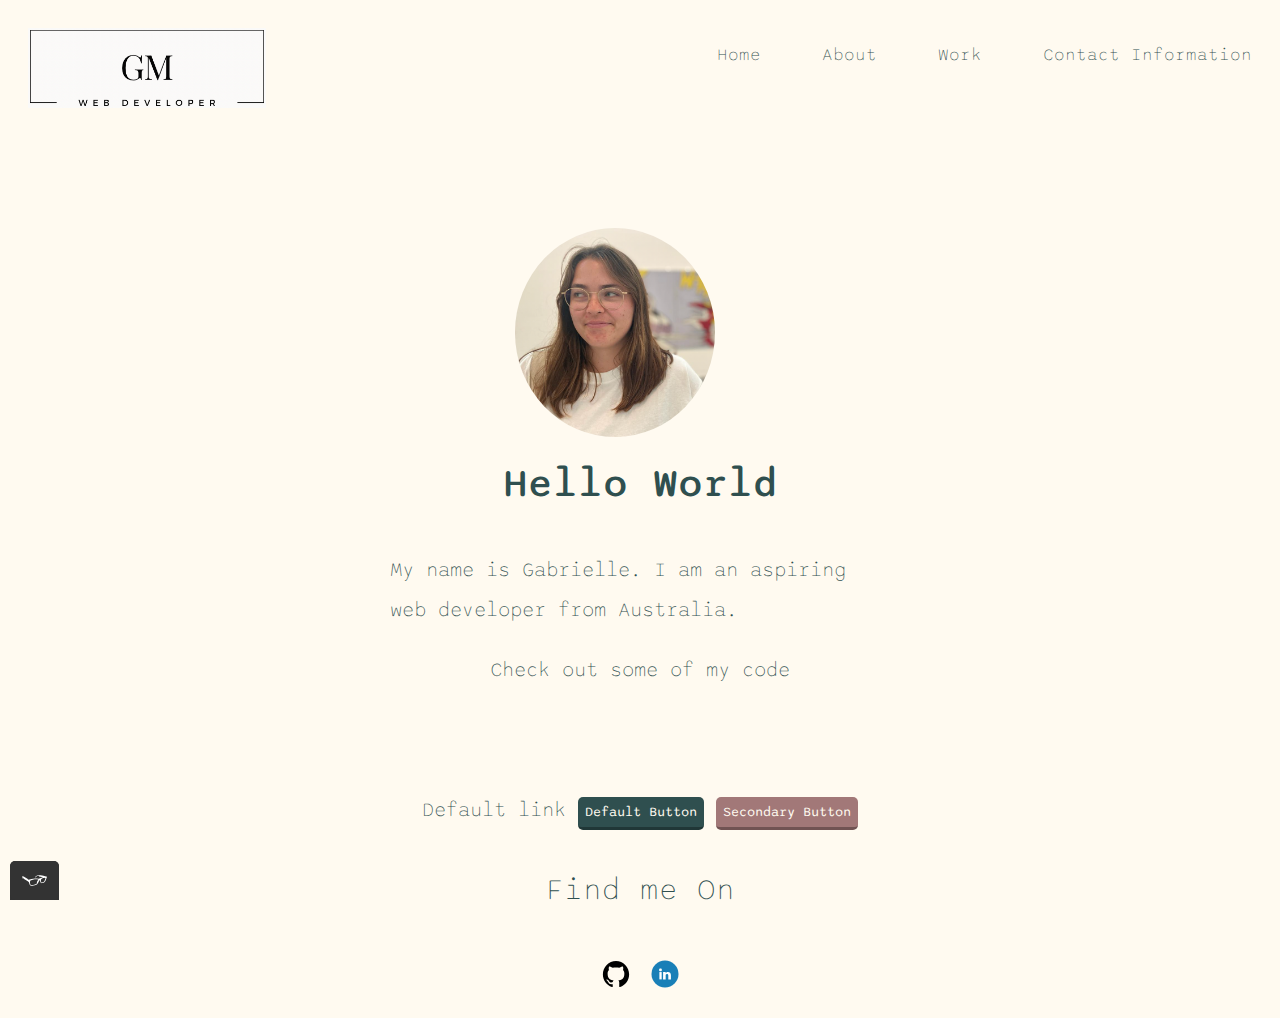
<file: index.html>
<!DOCTYPE html>
<html lang="en">
  <head>
    <meta charset="utf-8" />
    <title>Portfolio-Gabrielle</title>
    <link rel="shortcut icon" href="img/favicon.ico" type="image/x-icon" />
    <link rel="preconnect" href="https://fonts.googleapis.com" />
    <link rel="preconnect" href="https://fonts.gstatic.com" crossorigin />
    <link
      href="https://fonts.googleapis.com/css2?family=Sono:wght@200&display=swap"
      rel="stylesheet"
    />
    <link rel="preconnect" href="https://fonts.googleapis.com" />
    <link rel="preconnect" href="https://fonts.gstatic.com" crossorigin />
    <link
      href="https://fonts.googleapis.com/css2?family=Sono:wght@500&display=swap"
      rel="stylesheet"
    />
    <link rel="stylesheet" type="text/css" href="css/style.production.css" />
    <meta name="viewport" content="width=device-width, initial-scale=1" />
  </head>

  <body>
    <header class="page-header">
      <!--add your logo here-->
      <img
        src="img/Gabrielle_logo.png"
        alt="Personal logo of Gabrielle"
        class="page-header__item"
      />
      <nav class="main-navigation page-header__item">
        <ul role="menubar" class="navigation-list">
          <li role="presentation">
            <a
              href="index.html"
              role="menuitem"
              class="navigation-list__item navigation-list__item--active"
              >Home</a
            >
          </li>
          <li role="presentation">
            <a href="./about.html" role="menuitem" class="navigation-list__item"
              >About</a
            >
          </li>
          <li role="presentation">
            <a href="./work.html" role=" menuitem" class="navigation-list__item"
              >Work
            </a>
          </li>
          <li role="presentation">
            <a
              href="./contact.html"
              role="menuitem"
              class="navigation-list__item"
              >Contact Information</a
            >
          </li>
        </ul>
      </nav>
    </header>

    <main>
      <div class="profile">
        <img
          src="img/Gabrielle.png"
          class="profile__portrait"
          alt="A photograph of Gabrielle"
        />
        <h1>Hello World</h1>
        <p>
          My name is Gabrielle. I am an aspiring <span>web</span> developer from
          Australia.
        </p>
        <a href="work.html" >Check out some of my code</a>

      </div>
      <div class="buttons">
        <a href="#">Default link</a>
        <button type="button">Default Button</button>
        <button class="button__secondary">Secondary Button</button>
      </div>
    </main>

    <footer class="page-footer">
      <p>Find me On</p>
      <div class="social-media">

        <a href="https://github.com/gab246?tab=projects" target="_blank">
          <img src="img/github_icon.svg" alt="Github icon"
        /></a>
        <a
          href="https://www.linkedin.com/in/gabrielle-meek-332b301b2/"
          target="_blank"
          ><img src="img/linkedin_icon.svg" alt="LinkedIn icon" />
        </a>
      </div>
    </footer>

    <script src="js/tota11y.min.js"></script>
  </body>
</html>
</file>
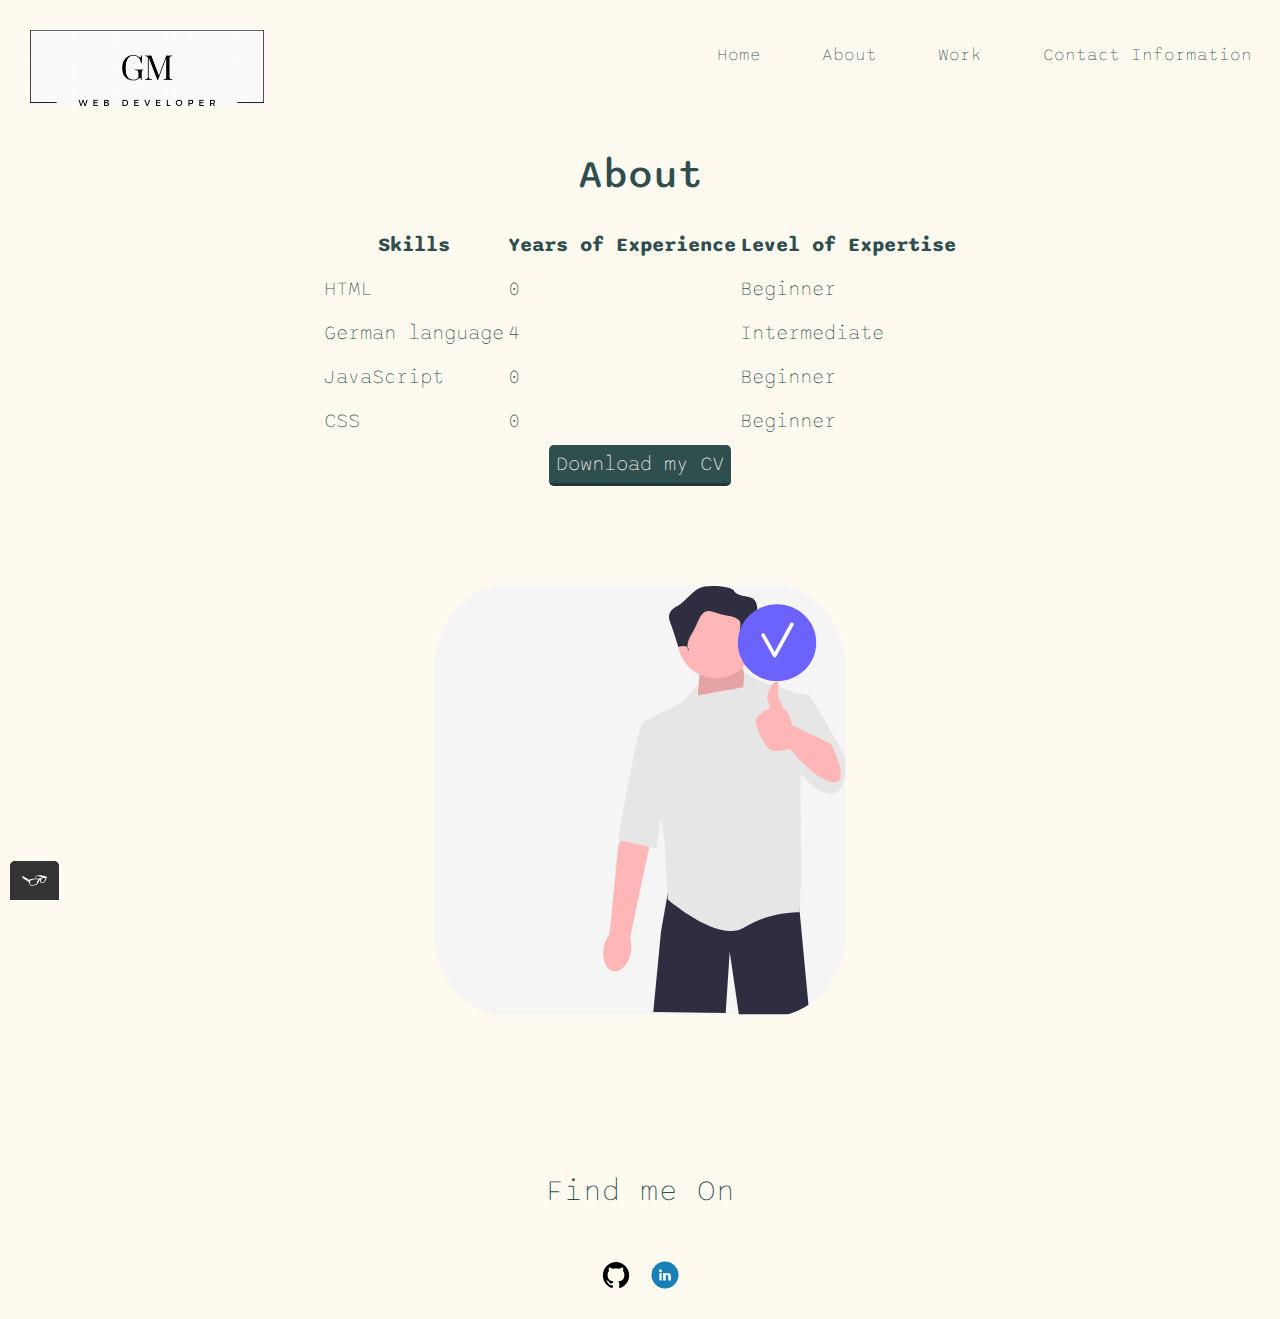
<file: about.html>
<!DOCTYPE html>
<html>
  <head>
    <meta charset="utf-8" />
    <title>About Gabrielle</title>
    <link rel="shortcut icon" href="img/favicon.ico" type="image/x-icon" />
    <link rel="preconnect" href="https://fonts.googleapis.com" />
    <link rel="preconnect" href="https://fonts.gstatic.com" crossorigin />
    <link
      href="https://fonts.googleapis.com/css2?family=Sono:wght@200&display=swap"
      rel="stylesheet"
    />
    <link rel="preconnect" href="https://fonts.googleapis.com" />
    <link rel="preconnect" href="https://fonts.gstatic.com" crossorigin />
    <link
      href="https://fonts.googleapis.com/css2?family=Sono:wght@500&display=swap"
      rel="stylesheet"
    />
    <link rel="stylesheet" type="text/css" href="css/style.production.css" />
    <meta name="viewport" content="width=device-width, initial-scale=1" />
  </head>
  <body>
    <header class="page-header">
      <!--add your logo here-->
      <img
        src="img/Gabrielle_logo.png"
        alt="Personal logo of Gabrielle"
        class="page-header__item"
      />
      <nav class="main-navigation page-header__item">
        <ul role="menubar" class="navigation-list">
          <li role="presentation">
            <a
              href="index.html"
              role="menuitem"
              class="navigation-list__item navigation-list__item--active"
              >Home</a
            >
          </li>
          <li role="presentation">
            <a href="./about.html" role="menuitem" class="navigation-list__item"
              >About</a
            >
          </li>
          <li role="presentation">
            <a href="./work.html" role=" menuitem" class="navigation-list__item"
              >Work
            </a>
          </li>
          <li role="presentation">
            <a
              href="./contact.html"
              role="menuitem"
              class="navigation-list__item"
              >Contact Information</a
            >
          </li>
        </ul>
      </nav>
    </header>

    <main class="table-content">
      <h1>About</h1>

      <table>
        <thead>
          <tr>
            <th>Skills</th>
            <th>Years of Experience</th>
            <th>Level of Expertise</th>
          </tr>
        </thead>
        <tbody>
          <tr>
            <td>HTML</td>
            <td>0</td>
            <td>Beginner</td>
          </tr>
          <tr>
            <td>German language</td>
            <td>4</td>
            <td>Intermediate</td>
          </tr>
          <tr>
            <td>JavaScript</td>
            <td>0</td>
            <td>Beginner</td>
          </tr>
          <tr>
            <td>CSS</td>
            <td>0</td>
            <td>Beginner</td>
          </tr>
        </tbody>
      </table>

      <div>
        <a
          href="files/GABRIELLE MEEK_CV.pdf"
          class="button"
          target="_blank"
          download
          >Download my CV</a
        >
      </div>

      <div>
        <svg
          width="512"
          height="533"
          viewBox="0 0 512 533"
          fill="none"
          xmlns="http://www.w3.org/2000/svg"
          class="img_man"
        >
          <rect width="512" height="533" fill="#F5F5F5" />
          <g id="undraw_join_re_w1lh 1" clip-path="url(#clip0_0_1)">
            <path
              id="Vector"
              d="M454.491 405.208L454.481 405.448L466.491 532.448H378.851L367.491 454.448L362.491 530.448L272.491 529.448L282.051 429.668L290.181 383.418V383.408L291.401 376.448H452.101L452.311 378.968L454.491 405.208Z"
              fill="#2F2E41"
            />
            <path
              id="Vector_2"
              d="M222.883 478.83C232.165 480.521 241.843 470.069 244.501 455.483C245.664 449.098 245.289 442.98 243.721 437.977L245.144 429.569L269.027 316.459C269.027 316.459 313.008 228.484 313.006 213.211C313.005 197.938 300.284 190.448 300.284 190.448L283.07 190.609L229.087 322.456L219.365 419.886L217.792 433.253C214.56 437.382 212.052 442.974 210.889 449.359C208.231 463.945 213.601 477.139 222.883 478.83V478.83Z"
              fill="#FFB6B6"
            />
            <path
              id="Vector_3"
              d="M397.991 135.948L381.991 98.9482L329.991 107.948L326.491 151.48L397.991 135.948Z"
              fill="#FFB6B6"
            />
            <path
              id="Vector_4"
              opacity="0.1"
              d="M397.991 135.948L381.991 98.9482L329.991 107.948L326.491 151.48L397.991 135.948Z"
              fill="black"
            />
            <path
              id="shirt"
              d="M510.991 212.948C510.991 212.948 473.991 143.948 466.991 136.948C463.875 133.832 458.977 133.789 454.498 134.697L402.991 116.948L385.533 107.139L384.383 125.801L327.067 136.089C327.386 124.708 328.991 120.379 328.991 120.379L307.991 144.948L266.991 164.948L267.014 165.128C264.005 166.179 261.152 167.976 258.991 170.948C250.991 181.948 228.991 315.948 228.991 315.948L275.991 325.948L282.388 285.809L286.991 321.948L290.491 389.448C290.491 389.448 354.491 444.448 385.491 424.448C416.491 404.448 454.491 405.448 454.491 405.448L455.439 374.16C456.114 373.082 456.491 372.448 456.491 372.448L455.491 261.464V231.932C463.109 242.546 472.303 251.673 482.991 255.948C517.991 269.948 510.991 212.948 510.991 212.948V212.948Z"
              fill="#E6E6E6"
            />
            <path
              id="Vector_5"
              d="M350.556 114.458C376.977 114.458 398.395 93.0402 398.395 66.6197C398.395 40.1993 376.977 18.7812 350.556 18.7812C324.136 18.7812 302.718 40.1993 302.718 66.6197C302.718 93.0402 324.136 114.458 350.556 114.458Z"
              fill="#FFB6B6"
            />
            <path
              id="Vector_6"
              d="M384.875 80.1395C384.875 80.1395 389.035 65.58 398.394 66.6199C407.754 67.6599 409.834 59.3402 407.754 55.1803C405.674 51.0204 401.514 30.2211 401.514 30.2211C401.514 30.2211 403.594 15.6615 391.115 13.5816C378.635 11.5017 374.475 9.42173 372.395 5.26186C370.315 1.10199 339.116 -3.05788 328.717 3.18193C318.317 9.42173 309.997 21.3936 302.717 24.7674C295.438 28.1411 289.198 34.3809 293.358 44.7806C297.518 55.1803 303.551 75.5198 303.551 75.5198C303.551 75.5198 314.157 71.8198 316.237 78.0596C318.317 84.2994 309.997 75.9796 320.397 59.3401C330.797 42.7007 330.797 26.0612 347.436 32.301C364.075 38.5408 382.795 36.4609 380.715 48.9405C378.635 61.4201 384.875 80.1395 384.875 80.1395V80.1395Z"
              fill="#2F2E41"
            />
            <g id="cirle_tick">
              <path
                id="circle"
                d="M426.273 118.141C453.184 118.141 475 96.7848 475 70.441C475 44.0971 453.184 22.7412 426.273 22.7412C399.362 22.7412 377.547 44.0971 377.547 70.441C377.547 96.7848 399.362 118.141 426.273 118.141Z"
                fill="#6C63FF"
              />
              <path
                id="tick"
                d="M442.811 46.381C436.324 58.1931 429.837 70.0054 423.35 81.8176C419.215 74.5126 415.104 67.1947 410.959 59.8955C409.528 57.3746 405.634 59.6419 407.069 62.1691C411.874 70.6306 416.628 79.1202 421.433 87.5817C422.254 89.0285 424.51 89.0621 425.323 87.5817C432.449 74.606 439.575 61.6303 446.701 48.6547C448.097 46.1121 444.208 43.8364 442.811 46.381V46.381Z"
                fill="white"
              />
            </g>
            <path
              id="arm"
              d="M493.538 196.172L444.991 172.948C444.991 172.948 443.041 157.405 433.937 151.86C432.389 148.168 430.608 144.111 428.991 140.897C424.991 132.948 430.991 117.948 425.991 117.948C420.991 117.948 413.599 133.724 413.991 137.948C414.291 141.191 416.971 146.853 417.525 151.809C411.428 154.109 406.509 158.05 403.275 161.188C400.477 163.904 399.437 167.956 400.531 171.699C403.7 182.546 411.622 204.948 422.991 204.948C437.991 204.948 441.991 201.948 441.991 201.948C441.991 201.948 472.991 240.948 495.991 243.948C518.991 246.948 493.538 196.172 493.538 196.172V196.172Z"
              fill="#FFB6B6"
            />
          </g>
          <defs>
            <clippath id="clip0_0_1">
              <rect width="511.563" height="532.448" fill="white" />
            </clippath>
          </defs>
        </svg>
      </div>
    </main>

  <footer class="page-footer">
    <p>Find me On</p>
    <div class="social-media">
      <a href="https://github.com/gab246?tab=projects" target="_blank">
        <img src="img/github_icon.svg" alt="Github icon"
      /></a>
      <a
        href="https://www.linkedin.com/in/gabrielle-meek-332b301b2/"
        target="_blank"
        ><img src="img/linkedin_icon.svg" alt="LinkedIn icon" />
      </a>
    </div>
  </footer>
    <script src="js/tota11y.min.js"></script>
  </body>
</html>
</file>
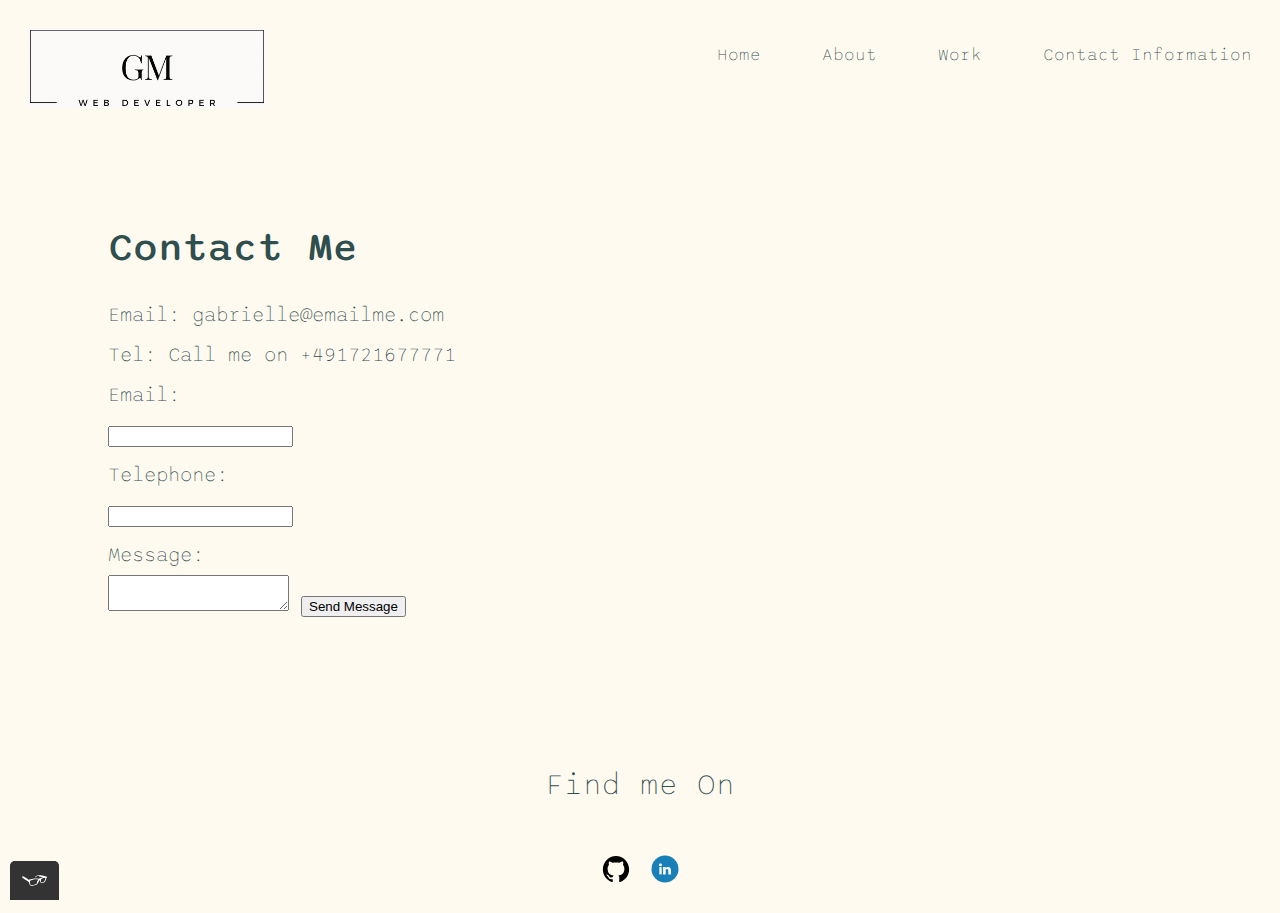
<file: contact.html>
<!DOCTYPE html>
<html>
  <head>
    <meta charset="utf-8" />
    <title>Work with Me</title>
    <link rel="shortcut icon" href="img/favicon.ico" type="image/x-icon" />
    <link rel="preconnect" href="https://fonts.googleapis.com" />
    <link rel="preconnect" href="https://fonts.gstatic.com" crossorigin />
    <link
      href="https://fonts.googleapis.com/css2?family=Sono:wght@200&display=swap"
      rel="stylesheet"
    />
    <link rel="preconnect" href="https://fonts.googleapis.com" />
    <link rel="preconnect" href="https://fonts.gstatic.com" crossorigin />
    <link
      href="https://fonts.googleapis.com/css2?family=Sono:wght@500&display=swap"
      rel="stylesheet"
    />
    <link rel="stylesheet" type="text/css" href="css/style.production.css" />
    <meta name="viewport" content="width=device-width, initial-scale=1" />
  </head>
</html>

<body>
  <header class="page-header">
    <!--add your logo here-->
    <img
      src="img/Gabrielle_logo.png"
      alt="Personal logo of Gabrielle"
      class="page-header__item"
    />
    <nav class="main-navigation page-header__item">
      <ul role="menubar" class="navigation-list">
        <li role="presentation">
          <a
            href="index.html"
            role="menuitem"
            class="navigation-list__item navigation-list__item--active"
            >Home</a
          >
        </li>
        <li role="presentation">
          <a href="./about.html" role="menuitem" class="navigation-list__item"
            >About</a
          >
        </li>
        <li role="presentation">
          <a href="./work.html" role=" menuitem" class="navigation-list__item"
            >Work
          </a>
        </li>
        <li role="presentation">
          <a href="./contact.html" role="menuitem" class="navigation-list__item"
            >Contact Information</a
          >
        </li>
      </ul>
    </nav>
  </header>

  <main class="contact-information">
    <h1>Contact Me</h1>
    <div>
      Email: <a href="mailto:gabrielle@emailme.com"> gabrielle@emailme.com</a
      ><br />
      Tel: <a href="tel:+49 1772 1677771"> Call me on +491721677771</a><br />
    </div>
    <div>
      <form action="" method="post" id="contact-form">
        <label class="standard-label" for="contact-email">Email: </label>
        <input type="email" id="contact-email" required />

        <label class="standard-label" for="contact-telephone"
          >Telephone:
        </label>
        <input
          type="tel"
          id="contact-telephone"
          pattern="\d{3}[\-]\d{3}[\-]\d{4}"
        />

        <label for="my-input" class="standard-label">Message: </label>
        <textarea id="my-input" maxlength="240" required></textarea>
        <input type="submit" value="Send Message" />
      </form>
    </div>
  </main>

  <footer class="page-footer">
    <p>Find me On</p>
    <div class="social-media">

      <a href="https://github.com/gab246?tab=projects" target="_blank">
        <img src="img/github_icon.svg" alt="Github icon"
      /></a>
      <a
        href="https://www.linkedin.com/in/gabrielle-meek-332b301b2/"
        target="_blank"
        ><img src="img/linkedin_icon.svg" alt="LinkedIn icon" />
      </a>
    </div>
  </footer>
  <script src="js/tota11y.min.js"></script>
</body>
</file>
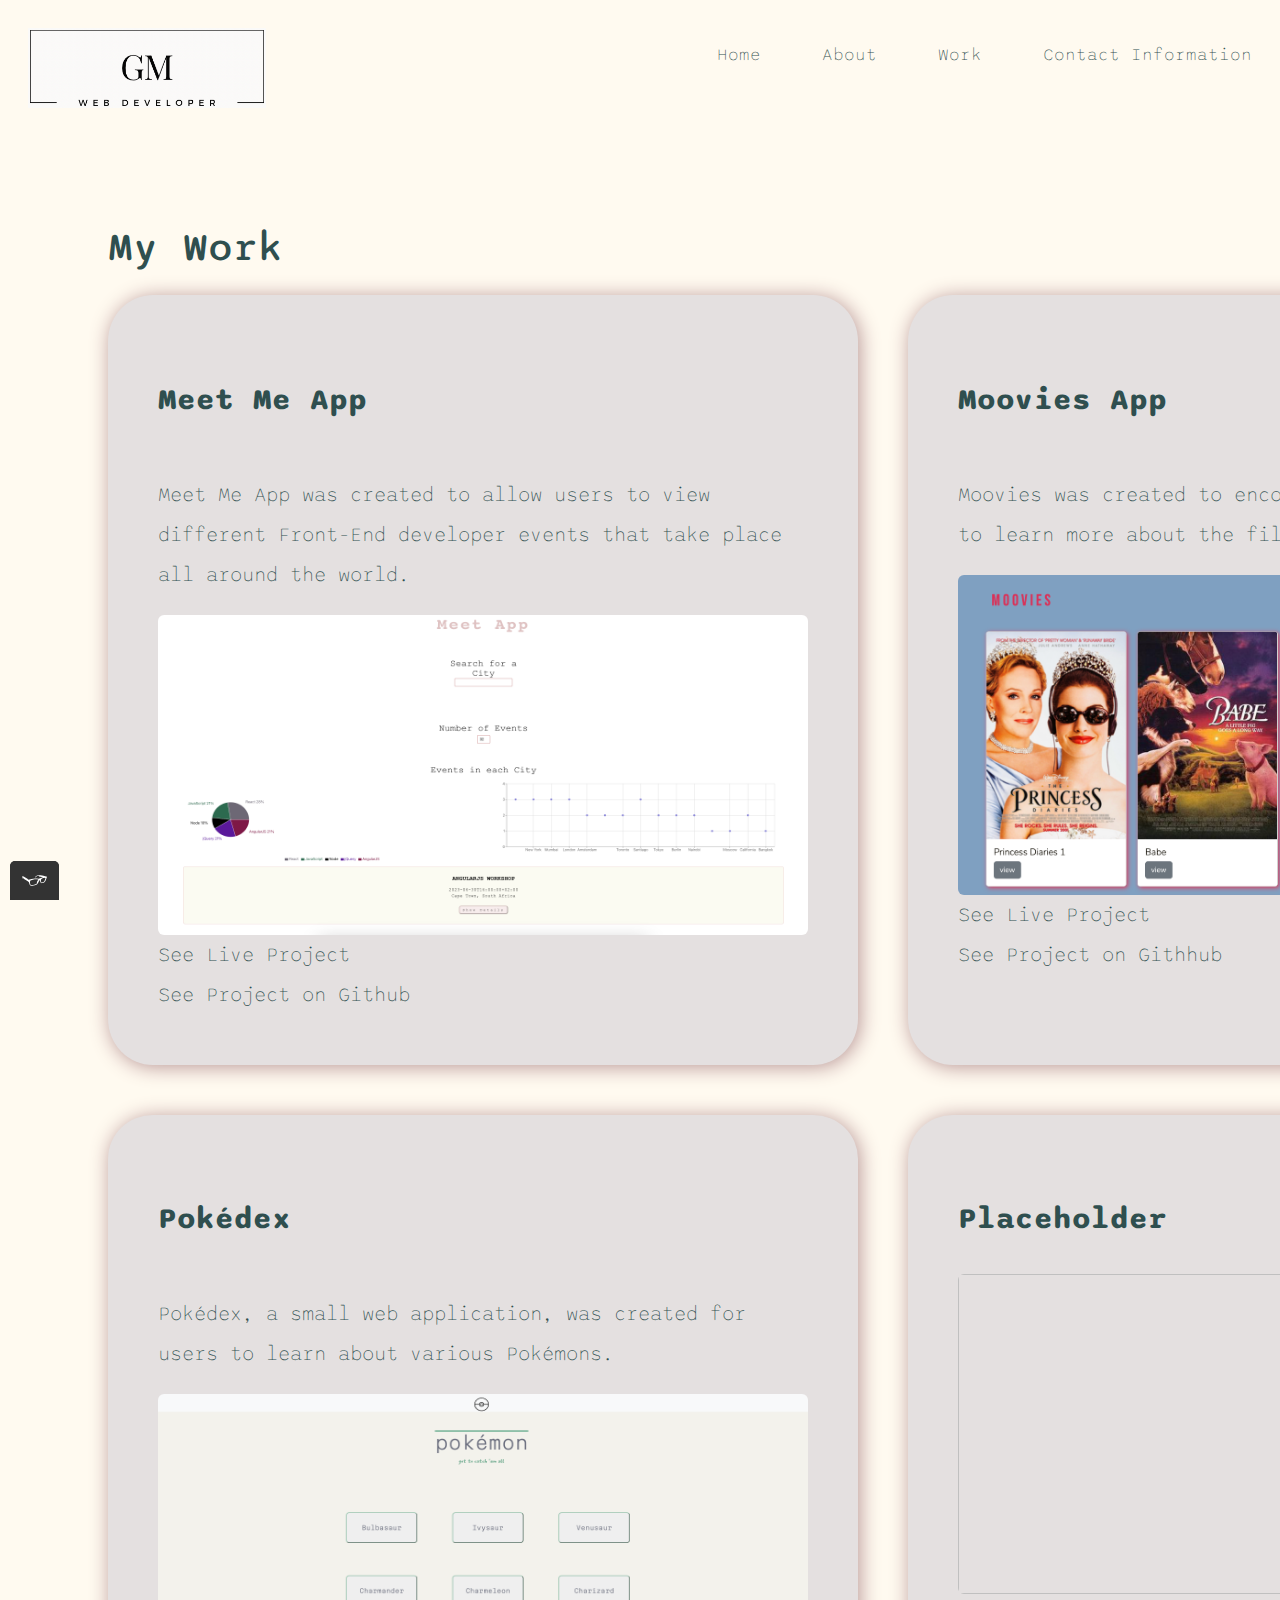
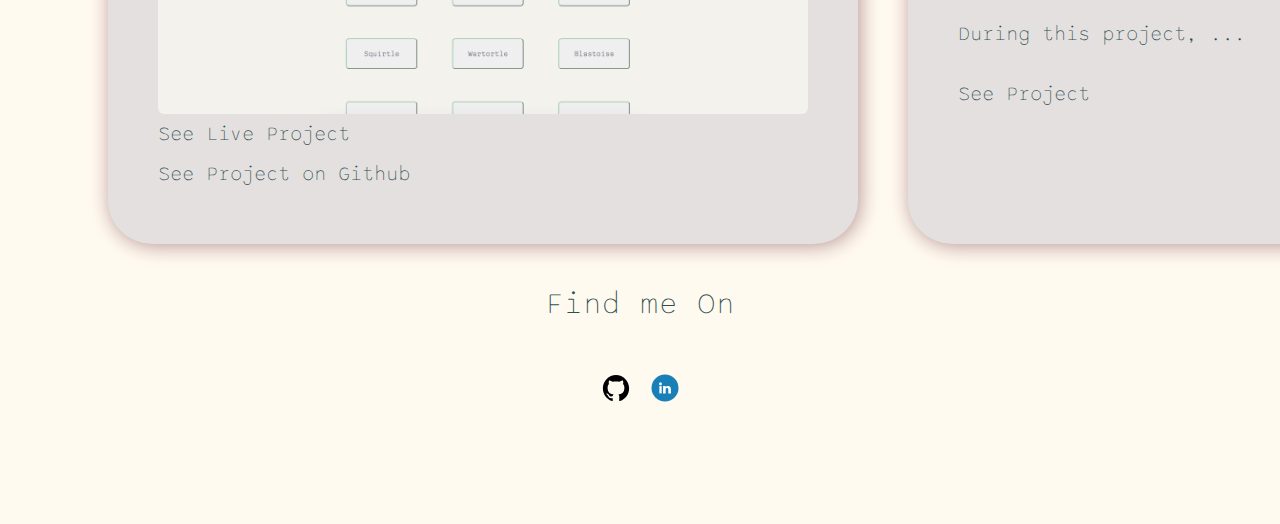
<file: work.html>
<!DOCTYPE html>
<html>
  <head>
    <meta charset="utf-8" />
    <title>My Work</title>
    <link rel="shortcut icon" href="img/favicon.ico" type="image/x-icon" />
    <link rel="preconnect" href="https://fonts.googleapis.com" />
    <link rel="preconnect" href="https://fonts.gstatic.com" crossorigin />
    <link
      href="https://fonts.googleapis.com/css2?family=Sono:wght@200&display=swap"
      rel="stylesheet"
    />
    <link rel="preconnect" href="https://fonts.googleapis.com" />
    <link rel="preconnect" href="https://fonts.gstatic.com" crossorigin />
    <link
      href="https://fonts.googleapis.com/css2?family=Sono:wght@500&display=swap"
      rel="stylesheet"
    />
    <link rel="stylesheet" type="text/css" href="css/style.production.css" />
    <meta name="viewport" content="width=device-width, initial-scale=1" />
  </head>

  <body>
    <header class="page-header">
      <!--add your logo here-->
      <img
        src="img/Gabrielle_logo.png"
        alt="Personal logo of Gabrielle"
        class="page-header__item"
      />
      <nav class="main-navigation page-header__item">
        <ul role="menubar" class="navigation-list">
          <li role="presentation">
            <a
              href="index.html"
              role="menuitem"
              class="navigation-list__item navigation-list__item--active"
              >Home</a
            >
          </li>
          <li role="presentation">
            <a href="./about.html" role="menuitem" class="navigation-list__item"
              >About</a
            >
          </li>
          <li role="presentation">
            <a href="./work.html" role=" menuitem" class="navigation-list__item"
              >Work
            </a>
          </li>
          <li role="presentation">
            <a
              href="./contact.html"
              role="menuitem"
              class="navigation-list__item"
              >Contact Information</a
            >
          </li>
        </ul>
      </nav>
    </header>

    <section class="grid_title">
      <h1>My Work</h1>

<div class="grid">
      <div class="grid__item">
        <h2>Meet Me App</h2>
        <p>Meet Me App was created to allow users to view different Front-End developer events that take place all around the world.</p>
        <img  class="taskImage" src="img/meetme.png">
        <a href="https://gab246.github.io/meet-app/" target="_blank">See Live Project </a> 
        <a href="https://github.com/gab246/meet-app" target="_blank">See Project on Github</a>
      </div>
      <div class="grid__item">
        <h2>Moovies App</h2>
        <p>Moovies was created to encourage and inspire children to learn more about the films they are watching.</p>
        <img class="taskImage" src="img/movies.png">
        <a href="https://mooviesbymyflix.netlify.app/login" target="_blank">See Live Project </a>
        <a href="https://github.com/gab246/myFlix_client" target="_blank">See Project on Githhub</a>
      </div>
      <div class="grid__item">
        <h2>Pokédex</h2>
        <p>Pokédex, a small web application, was created for users to learn about various Pokémons.</p>
        <img  class="taskImage" src="img/pokemon.png">
        <a href="https://gab246.github.io/pokemonapp/" target="_blank">See Live Project </a>
        <a href="https://github.com/gab246/pokemonapp" target="_blank">See Project on Github</a>    
      </div>
      <div class="grid__item">
        <h2>Placeholder</h2>
        <img  class="taskImage" >
        <p>During this project, ...</p>
        <a href="#">See Project</a>
      </div>
    </div>

    <footer class="page-footer">
      <p>Find me On</p>
      <div class="social-media">

        <a href="https://github.com/gab246?tab=projects" target="_blank">
          <img src="img/github_icon.svg" alt="Github icon"
        /></a>
        <a
          href="https://www.linkedin.com/in/gabrielle-meek-332b301b2/"
          target="_blank"
          ><img src="img/linkedin_icon.svg" alt="LinkedIn icon" />
        </a>
      </div>
    </footer>

    <script src="js/tota11y.min.js"></script>
  </body>
</html>
</file>
<file: css/style.production.css>
body {
  background-color: #fffaf0;
  font-family: "Sono", sans-serif;
  font-weight: 200;
  font-size: 20px;
  line-height: 2;
  color: #2f4f4f;
}

h1 {
  color: #2f4f4f;
  font-size: 40px;
  font-weight: 500;
  line-height: 1;
}

nav {
  font-size: 17px;
  font-weight: 200;
  line-height: 1.2;
  text-decoration: none;
}

footer {
  color: #2f4f4f;
  font-size: 30px;
}

a {
  color: #2f4f4f;
  text-decoration: none;
}

a:visited {
  /* visited link */
  background-color: #bc8f8f;
  color: #2f4f4f;
}

a:hover,
a:focus,
.button:hover,
.button:focus {
  /*when hovering over a link, no underlining*/
  text-decoration: none;
  cursor: pointer;
  opacity: 0.8;
}

a:active {
  /* selected link */
  color: #a27878;
}

button {
  /* overwrites browser defaults and resets the border */
  border: none;
  /* takes the font from the outer container */
  font-family: inherit;
  /* styles the background color, font color, and text decoration (underline, etc.) of the button */
  background-color: #2f4f4f;
  color: #fffaf0;
  text-decoration: none;
  /*adds spacing to the button (this will be discussed more in-depth later) */
  padding: 7px;
  border-radius: 5px;
  /* gives the button a bottom border with a width of 2px, a type of solid, and a color in RGBA format */
  border-bottom: 3px solid rgba(0, 0, 0, 0.3);
  -webkit-transition: 0.2s opacity;
  -o-transition: 0.2s opacity;
  transition: 0.2s opacity;
}

.button {
  /* overwrites browser defaults and resets the border */
  border: none;
  /* takes the font from the outer container */
  font-family: inherit;
  /* styles the background color, font color, and text decoration (underline, etc.) of the button */
  background-color: #2f4f4f;
  color: #fffaf0;
  text-decoration: none;
  /*adds spacing to the button (this will be discussed more in-depth later) */
  padding: 7px;
  border-radius: 5px;
  /* gives the button a bottom border with a width of 2px, a type of solid, and a color in RGBA format */
  border-bottom: 3px solid rgba(0, 0, 0, 0.3);
  -webkit-transition: 0.2s opacity;
  -o-transition: 0.2s opacity;
  transition: 0.2s opacity;
}

.buttons {
  text-align: center;
}

.button__secondary {
  background-color: #a27878;
  color: #fffaf0;
}

button:hover,
button:focus {
  /*mouse appears as hand when hovering over button */
  cursor: pointer;
  /* reduces opacity of the button to 60% */
  opacity: 0.6;
}

.page-header__item {
  width: 350px;
  height: 80px;
}

.page-footer {
  clear: both;
  display: -webkit-box;
  display: -ms-flexbox;
  display: flex;
  -webkit-box-orient: vertical;
  -webkit-box-direction: normal;
  -ms-flex-direction: column;
  flex-direction: column;
  text-align: center;
}

.profile {
  max-width: 700px;
  margin: 0 auto;
  display: -webkit-box;
  display: -ms-flexbox;
  display: flex;
  -webkit-box-orient: vertical;
  -webkit-box-direction: normal;
  -ms-flex-direction: column;
  flex-direction: column;
  padding: 100px;
  -webkit-box-align: center;
  -ms-flex-align: center;
  align-items: center;
}

.profile__portrait {
  width: 200px;
  height: auto;
  margin-right: 50px;
  border-radius: 50%;
}

.navigation-list {
  list-style-type: none;
  margin-left: 15px;
}

.navigation-list li {
  display: inline-block;
  margin-left: 50px;
}

.table-content {
  display: flex;
  flex-direction: column;
  align-items: center; 


}

.contact-information {
  margin: 100px;
}

.standard-label {
  display: block;
}

* {
  -webkit-box-sizing: border-box;
  box-sizing: border-box;
}

.page-header {
  display: -webkit-box;
  display: -ms-flexbox;
  display: flex;
  width: 100%;
  padding: 20px;
}

.page-header__item {
  -webkit-box-flex: 0;
  -ms-flex: 0 1 200px;
  flex: 0 1 200px;
}

.page-header__item:last-child {
  -webkit-box-flex: 1;
  -ms-flex-positive: 1;
  flex-grow: 1;
  text-align: right;
}

.grid {
  display: -ms-grid;
  display: grid;
  -ms-grid-columns: 1fr 50px 1fr 50px 1fr;
  grid-template-columns: 1fr 1fr;
  grid-gap: 50px; 
}

.grid__item {
  padding: 50px;
  display: flex;
  flex-direction: column;
  background-color: #e4e0e0;;
  border-radius: 6%;
  box-shadow: 2px 2px 20px #b89696;
}


.grid_title {
  margin: 100px;
}

.taskImage {
  width: 650px;
  height: 320px;
  border-radius: 6px;
}

.img_man {
  padding: 50px;
  margin: 50px;
  border-radius: 25%;
}

@-webkit-keyframes color-change {
  from {
    fill: #fffaf0;
  }
  to {
    fill: #2f4f4f;
  }
}

@keyframes color-change {
  from {
    fill: #fffaf0;
  }
  to {
    fill: #2f4f4f;
  }
}

#circle {
  -webkit-animation: 5s color-change infinite alternate linear;
  animation: 5s color-change infinite alternate linear;
}

@-webkit-keyframes arm-move {
  from {
    -webkit-transform: translate(0, 10px);
    transform: translate(0, 10px);
  }
  to {
    -webkit-transform: translate(4px, 35px);
    transform: translate(4px, 35px);
  }
}

@keyframes arm-move {
  from {
    -webkit-transform: translate(0, 10px);
    transform: translate(0, 10px);
  }
  to {
    -webkit-transform: translate(4px, 35px);
    transform: translate(4px, 35px);
  }
}

#arm {
  -webkit-animation: 3s arm-move infinite alternate linear;
  animation: 3s arm-move infinite alternate linear;
}

@media all and (max-width: 600px) {
  .grid {
    -ms-grid-columns: 1fr;
    grid-template-columns: 1fr;
    
  }
  .page-header__item {
    width: 100px;
    height: 60px;
  }
  * {
    font-size: 14px;
  }
  .navigation-list {
    font-size: 20px;
  }
  .img_man {
    width: 300px;
    height: 300px;
  }
  
}

@media all and (min-width: 600px) and (max-width: 850px) {
  .grid {
    -ms-grid-columns: 1fr 50px 1fr;
    grid-template-columns: 1fr 1fr;
  }
  
  * {
    font-size: 14px;
  }

  .taskImage {
    width: 450px;
    height: 220px;
    border-radius: 6px;
  }
}

@media all and (max-width: 850px) {
  .grid {
    grid-gap: 50px;
    display: flex;
    flex-wrap: wrap;
  }
  .grid__item:last-child {
    grid-column: auto/auto;
    grid-row: auto/auto;
  }
  h1 {
    font-size: 23px;
  }
}
.example {
  display: -ms-grid;
  display: grid;
  -webkit-transition: all 0.5s;
  -o-transition: all 0.5s;
  transition: all 0.5s;
  -webkit-user-select: none;
  -moz-user-select: none;
  -ms-user-select: none;
  user-select: none;
  background: -webkit-gradient(
    linear,
    left top,
    left bottom,
    from(white),
    to(black)
  );
  background: -o-linear-gradient(top, white, black);
  background: linear-gradient(to bottom, white, black);
}
</file>
